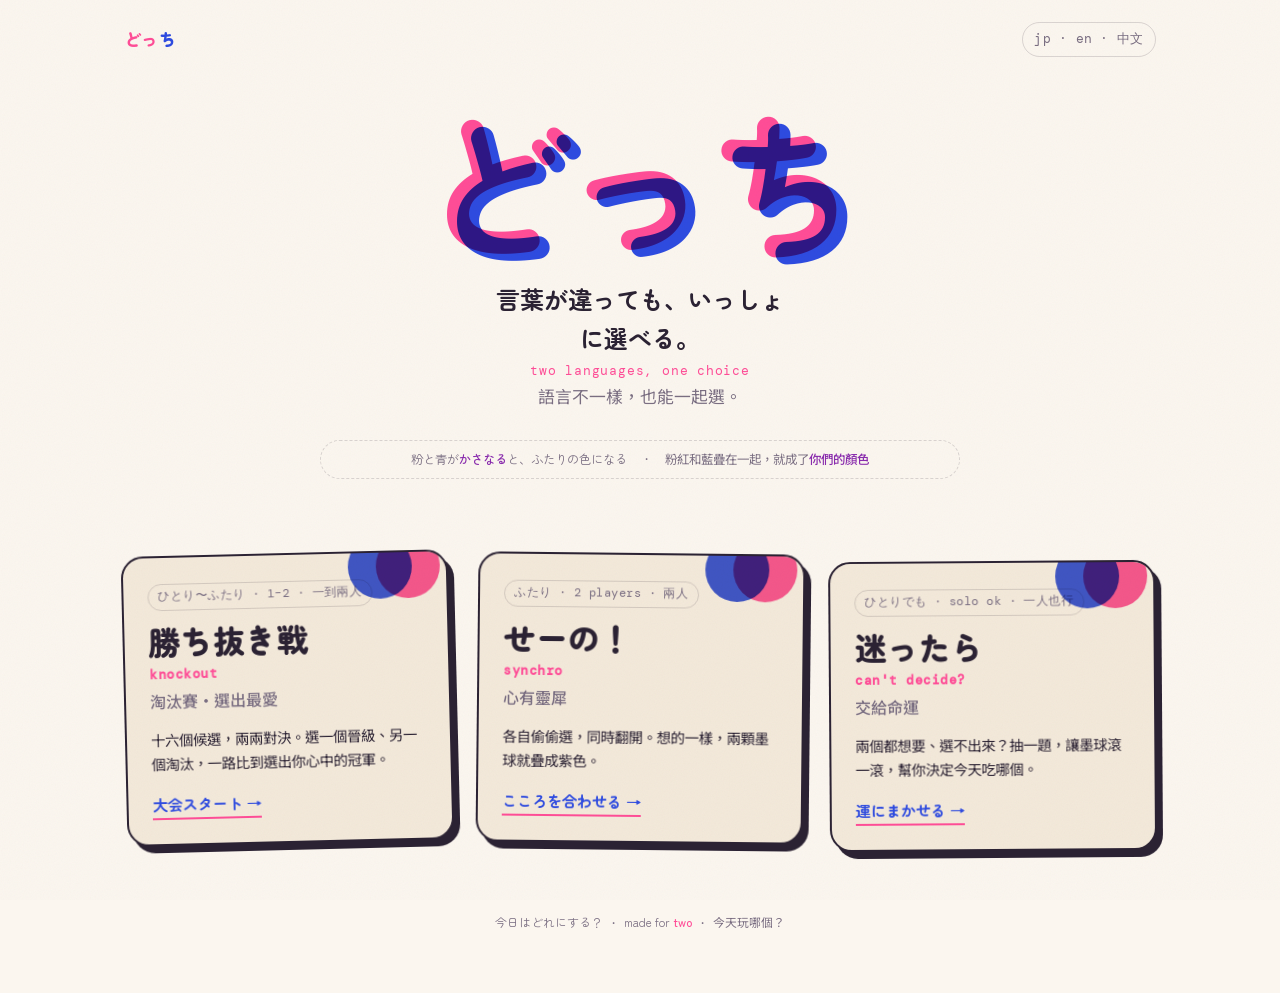
<file: index.html>
<!DOCTYPE html>
<html lang="ja">
<head>
<meta charset="UTF-8">
<meta name="viewport" content="width=device-width, initial-scale=1.0">
<title>どっち — ふたりであそぶ / 兩人一起玩 / play together</title>
<meta name="description" content="日本語・中文・English で遊べる、ふたり用のミニゲーム集。">
<link rel="icon" href="assets/favicon.svg" type="image/svg+xml">
<link rel="preconnect" href="https://fonts.googleapis.com">
<link rel="preconnect" href="https://fonts.gstatic.com" crossorigin>
<link rel="stylesheet" href="assets/styles.css">
</head>
<body>
<div class="wrap">

  <header class="topbar">
    <span class="mark"><span class="a">どっ</span><span class="b">ち</span></span>
    <span class="back" lang="en">jp · en · 中文</span>
  </header>

  <!-- HERO: the overlap wordmark — two inks, one word -->
  <section class="hero">
    <h1 class="riso-word hero__mark" aria-label="どっち">
      <span class="base">どっち</span>
      <span class="layer ink-pink" aria-hidden="true">どっち</span>
      <span class="layer ink-blue" aria-hidden="true">どっち</span>
    </h1>

    <div class="hero__sub">
      <span class="ja" lang="ja">言葉が違っても、いっしょに選べる。</span>
      <span class="en" lang="en">two languages, one choice</span>
      <span class="zh" lang="zh">語言不一樣，也能一起選。</span>
    </div>

    <p class="howto">
      <span lang="ja">粉と青が<b>かさなる</b>と、ふたりの色になる</span>
      &nbsp;·&nbsp;
      <span lang="zh">粉紅和藍疊在一起，就成了<b>你們的顏色</b></span>
    </p>
  </section>

  <!-- THREE GAMES -->
  <main class="deck">

    <a class="card" href="tournament.html">
      <span class="card__players" lang="ja">ひとり〜ふたり · 1–2 · 一到兩人</span>
      <span class="card__title">
        <span class="ja" lang="ja">勝ち抜き戦</span>
        <span class="en" lang="en">knockout</span>
        <span class="zh" lang="zh">淘汰賽・選出最愛</span>
      </span>
      <span class="card__desc" lang="zh">十六個候選，兩兩對決。選一個晉級、另一個淘汰，一路比到選出你心中的冠軍。</span>
      <span class="card__go" lang="ja">大会スタート →</span>
    </a>

    <a class="card" href="synchro.html">
      <span class="card__players" lang="ja">ふたり · 2 players · 兩人</span>
      <span class="card__title">
        <span class="ja" lang="ja">せーの！</span>
        <span class="en" lang="en">synchro</span>
        <span class="zh" lang="zh">心有靈犀</span>
      </span>
      <span class="card__desc" lang="zh">各自偷偷選，同時翻開。想的一樣，兩顆墨球就疊成紫色。</span>
      <span class="card__go" lang="ja">こころを合わせる →</span>
    </a>

    <a class="card" href="decide.html">
      <span class="card__players" lang="ja">ひとりでも · solo ok · 一人也行</span>
      <span class="card__title">
        <span class="ja" lang="ja">迷ったら</span>
        <span class="en" lang="en">can't decide?</span>
        <span class="zh" lang="zh">交給命運</span>
      </span>
      <span class="card__desc" lang="zh">兩個都想要、選不出來？抽一題，讓墨球滾一滾，幫你決定今天吃哪個。</span>
      <span class="card__go" lang="ja">運にまかせる →</span>
    </a>

  </main>

  <footer class="foot">
    <span lang="ja">今日はどれにする？</span> ·
    <span lang="en">made for <b>two</b></span> ·
    <span lang="zh">今天玩哪個？</span>
  </footer>

</div>
</body>
</html>
</file>
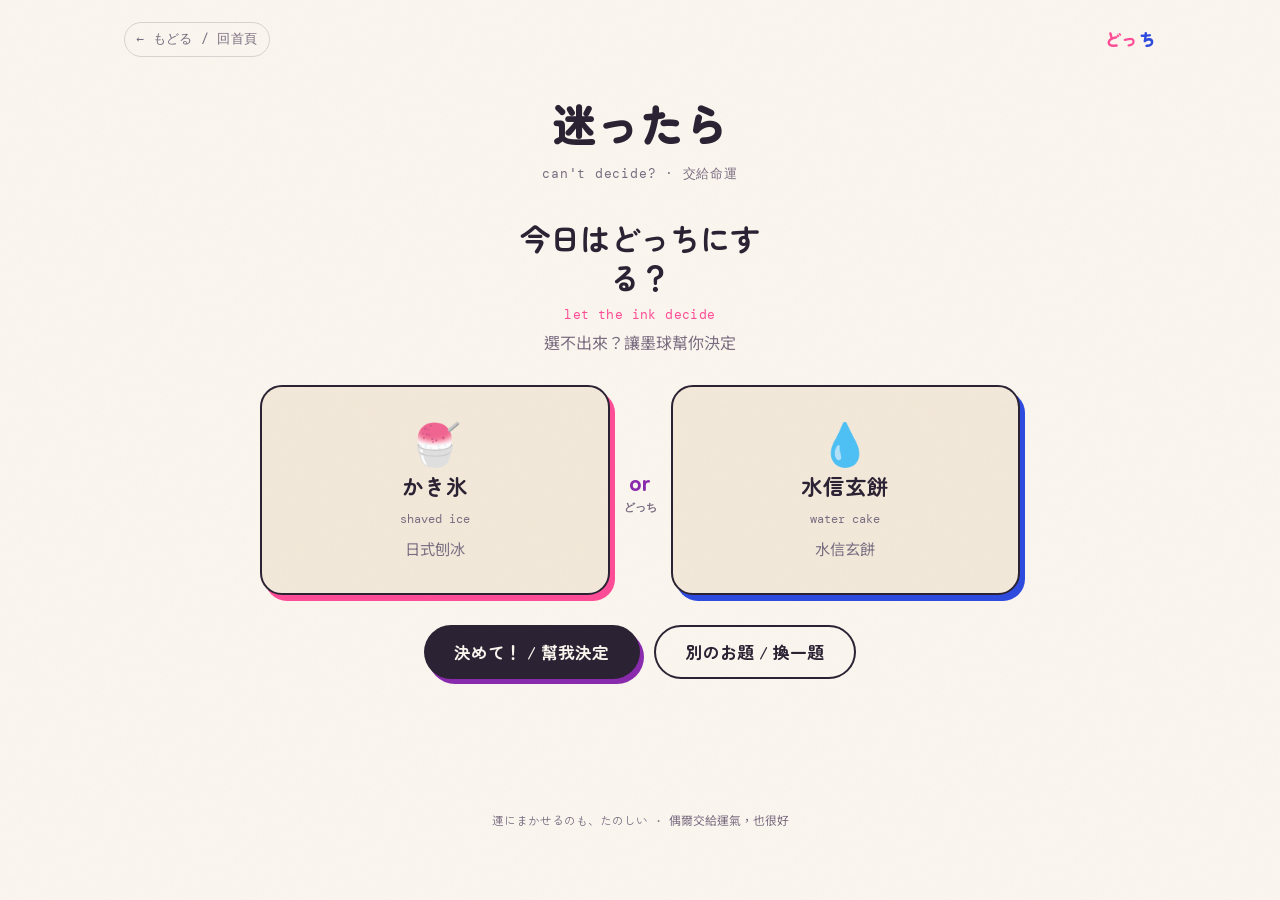
<file: decide.html>
<!DOCTYPE html>
<html lang="ja">
<head>
<meta charset="UTF-8">
<meta name="viewport" content="width=device-width, initial-scale=1.0">
<title>迷ったら / can't decide? / 交給命運</title>
<link rel="icon" href="assets/favicon.svg" type="image/svg+xml">
<link rel="preconnect" href="https://fonts.googleapis.com">
<link rel="preconnect" href="https://fonts.gstatic.com" crossorigin>
<link rel="stylesheet" href="assets/styles.css">
</head>
<body>
<div class="wrap">

  <header class="topbar">
    <a class="back" href="index.html" lang="ja">← もどる / 回首頁</a>
    <span class="mark"><span class="a">どっ</span><span class="b">ち</span></span>
  </header>

  <div class="stage">
    <div class="stage__head">
      <h1 class="stage__title">迷ったら<span class="en" lang="en">can't decide? · 交給命運</span></h1>
    </div>

    <p class="prompt" id="topic">
      <span class="ja" lang="ja">今日はどっちにする？</span>
      <span class="en" lang="en">let the ink decide</span>
      <span class="zh" lang="zh">選不出來？讓墨球幫你決定</span>
    </p>

    <div class="versus" id="versus">
      <div class="choice pick-a" id="choiceA" aria-pressed="false">
        <span class="emoji" id="aEmoji">🍓</span>
        <span class="ja" lang="ja" id="aJa">苺大福</span>
        <span class="en" lang="en" id="aEn">strawberry daifuku</span>
        <span class="zh" lang="zh" id="aZh">草莓大福</span>
      </div>
      <span class="versus__or">
        <span class="ja" lang="ja">or</span>
        <span class="en" lang="en">どっち</span>
      </span>
      <div class="choice pick-b" id="choiceB" aria-pressed="false">
        <span class="emoji" id="bEmoji">🌸</span>
        <span class="ja" lang="ja" id="bJa">桜餅</span>
        <span class="en" lang="en" id="bEn">sakura mochi</span>
        <span class="zh" lang="zh" id="bZh">櫻餅</span>
      </div>
    </div>

    <!-- verdict -->
    <div class="result hidden" id="verdict">
      <div class="result__msg">
        <span class="ja" id="vName" lang="ja"></span>
      </div>
      <div class="result__msg" style="margin-top:1rem">
        <span class="ja" id="vJa" lang="ja"></span>
        <span class="en" id="vEn" lang="en"></span>
        <span class="zh" id="vZh" lang="zh"></span>
      </div>
    </div>

    <div class="actions">
      <button class="btn" id="decideBtn" lang="ja">決めて！ / 幫我決定</button>
      <button class="btn btn--ghost" id="drawBtn" lang="ja">別のお題 / 換一題</button>
    </div>

    <div class="spacer"></div>
    <footer class="foot"><span lang="ja">運にまかせるのも、たのしい</span> · <span lang="zh">偶爾交給運氣，也很好</span></footer>
  </div>

</div>

<script>
/* Dilemmas — the hardest "both look good" pairs from the pick.md deck */
const DILEMMAS = [
  {a:{e:"🍓",ja:"苺大福",en:"strawberry daifuku",zh:"草莓大福"}, b:{e:"🌸",ja:"桜餅",en:"sakura mochi",zh:"櫻餅"}},
  {a:{e:"🍮",ja:"焼きプリン",en:"caramel pudding",zh:"焦糖布丁"}, b:{e:"🍈",ja:"メロンソーダ",en:"melon soda float",zh:"哈密瓜蘇打"}},
  {a:{e:"🐟",ja:"たい焼き",en:"taiyaki",zh:"紅豆鯛魚燒"}, b:{e:"🥞",ja:"フルーツクレープ",en:"fruit crêpe",zh:"水果可麗餅"}},
  {a:{e:"🍧",ja:"かき氷",en:"shaved ice",zh:"日式刨冰"}, b:{e:"💧",ja:"水信玄餅",en:"water cake",zh:"水信玄餅"}},
  {a:{e:"🐙",ja:"たこ焼き",en:"takoyaki",zh:"章魚燒"}, b:{e:"🍡",ja:"みたらし団子",en:"mitarashi dango",zh:"醬油糰子"}},
  {a:{e:"🍵",ja:"抹茶パフェ",en:"matcha parfait",zh:"抹茶芭菲"}, b:{e:"🍥",ja:"ほうじ茶ロール",en:"hojicha roll",zh:"焙茶生乳捲"}},
  {a:{e:"🐹",ja:"ちいかわ",en:"Chiikawa",zh:"吉伊卡哇"}, b:{e:"⭐",ja:"カービィ",en:"Kirby",zh:"星之卡比"}},
  {a:{e:"🦌",ja:"奈良で鹿",en:"deer in Nara",zh:"奈良看鹿"}, b:{e:"🌺",ja:"沖縄で海",en:"sea in Okinawa",zh:"沖繩看海"}},
  {a:{e:"🦫",ja:"カピバラに会う",en:"meet a capybara",zh:"去看水豚"}, b:{e:"🦦",ja:"ラッコに会う",en:"meet a sea otter",zh:"去看海獺"}},
  {a:{e:"🧸",ja:"大きいぬいぐるみ",en:"a big plushie",zh:"巨大玩偶"}, b:{e:"🔑",ja:"小さいキーホルダー",en:"a little charm",zh:"小吊飾"}},
];

/* Fortune lines — a little push, gently */
const FORTUNES = [
  {ja:"迷った時は、心が軽くなるほう。",en:"pick the one that feels lighter",zh:"猶豫時，選讓你心情變輕的那個"},
  {ja:"きっとこれが正解。",en:"this one's right, trust it",zh:"這個準沒錯，相信它"},
  {ja:"今日のあなたに、これ。",en:"today's pick is meant for you",zh:"今天的你，就是它了"},
  {ja:"えらばなかったほうは、また今度ね。",en:"the other one waits for next time",zh:"另一個，下次再吃就好"},
  {ja:"直感どおりでよかったでしょ？",en:"your gut already knew",zh:"其實你心裡早有答案了吧"},
];

const $ = id => document.getElementById(id);
let cur = null, rolling = false;

function draw(){
  cur = DILEMMAS[Math.floor(Math.random()*DILEMMAS.length)];
  $("aEmoji").textContent=cur.a.e; $("aJa").textContent=cur.a.ja; $("aEn").textContent=cur.a.en; $("aZh").textContent=cur.a.zh;
  $("bEmoji").textContent=cur.b.e; $("bJa").textContent=cur.b.ja; $("bEn").textContent=cur.b.en; $("bZh").textContent=cur.b.zh;
  $("choiceA").setAttribute("aria-pressed","false");
  $("choiceB").setAttribute("aria-pressed","false");
  $("verdict").classList.add("hidden");
  $("topic").classList.remove("hidden");
}

function decide(){
  if(rolling || !cur) return;
  rolling = true;
  $("verdict").classList.add("hidden");
  $("decideBtn").disabled = true;
  const A = $("choiceA"), B = $("choiceB");
  A.classList.remove("landed"); B.classList.remove("landed");

  const reduce = window.matchMedia("(prefers-reduced-motion:reduce)").matches;
  const winner = Math.random() < 0.5 ? "a" : "b";

  if(reduce){ settle(winner); return; }

  // suspense: bounce the highlight back and forth, slowing down
  let n = 0, on = "a";
  const total = 9 + Math.floor(Math.random()*4);
  function tick(){
    A.setAttribute("aria-pressed", on==="a" ? "true":"false");
    B.setAttribute("aria-pressed", on==="b" ? "true":"false");
    on = on==="a" ? "b":"a";
    n++;
    if(n < total){
      setTimeout(tick, 90 + n*22); // decelerate
    } else {
      settle(winner);
    }
  }
  tick();
}

function settle(winner){
  $("choiceA").setAttribute("aria-pressed", winner==="a" ? "true":"false");
  $("choiceB").setAttribute("aria-pressed", winner==="b" ? "true":"false");
  // the chosen side lands with a physical bump (apple-design §8 — hint the outcome)
  const wEl = winner==="a" ? $("choiceA") : $("choiceB");
  wEl.classList.remove("landed"); void wEl.offsetWidth; wEl.classList.add("landed");
  const w = winner==="a" ? cur.a : cur.b;
  const f = FORTUNES[Math.floor(Math.random()*FORTUNES.length)];

  $("vName").innerHTML = `<span lang="ja">${w.e} ${w.ja}</span> · <span lang="zh">${w.zh}</span>`;
  $("vJa").textContent = f.ja; $("vEn").textContent = f.en; $("vZh").textContent = f.zh;
  $("topic").classList.add("hidden");
  $("verdict").classList.remove("hidden");
  $("decideBtn").disabled = false;
  rolling = false;
}

$("decideBtn").addEventListener("click", decide);
$("drawBtn").addEventListener("click", draw);

draw();
</script>
</body>
</html>
</file>
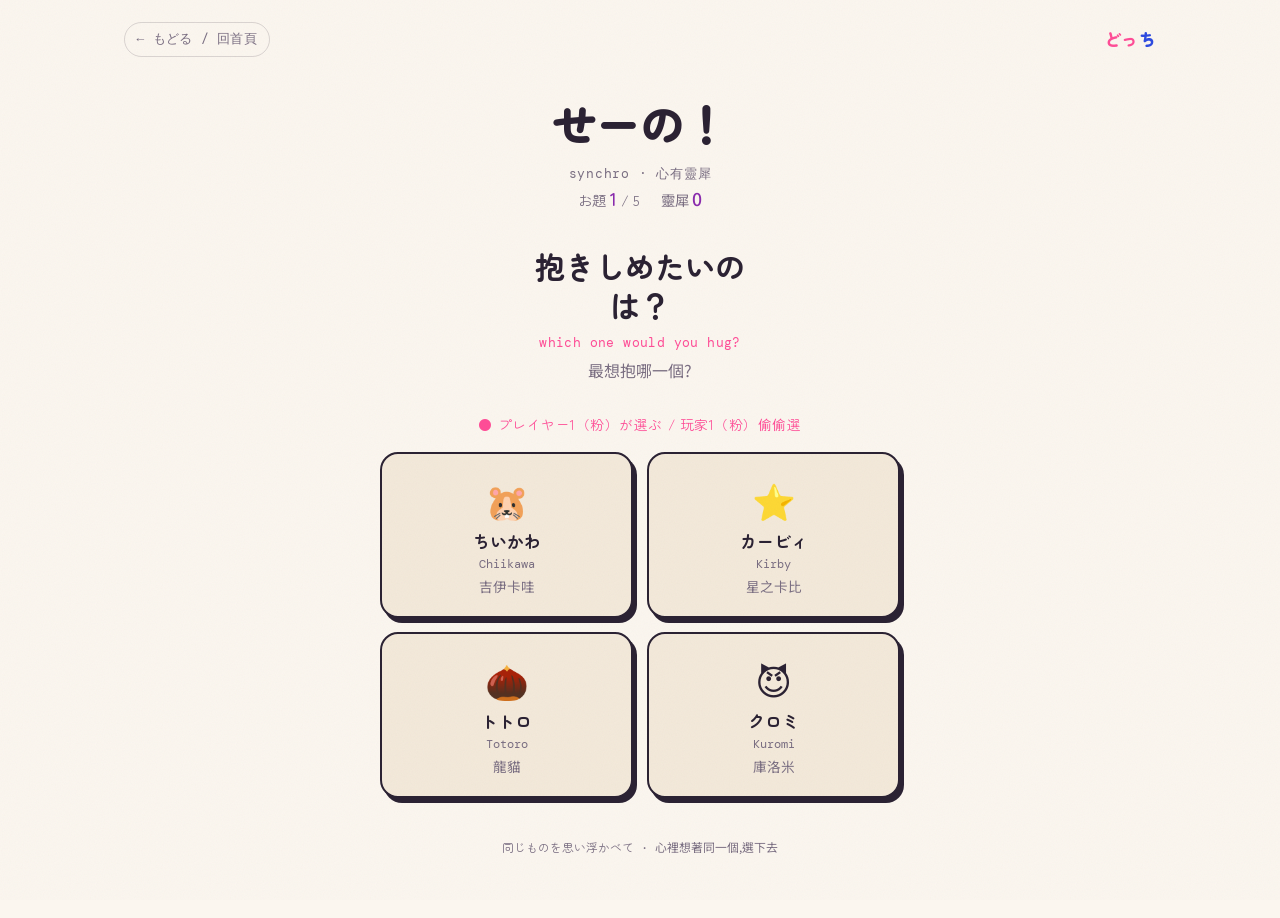
<file: synchro.html>
<!DOCTYPE html>
<html lang="ja">
<head>
<meta charset="UTF-8">
<meta name="viewport" content="width=device-width, initial-scale=1.0">
<title>せーの！ / synchro / 心有靈犀</title>
<link rel="icon" href="assets/favicon.svg" type="image/svg+xml">
<link rel="preconnect" href="https://fonts.googleapis.com">
<link rel="preconnect" href="https://fonts.gstatic.com" crossorigin>
<link rel="stylesheet" href="assets/styles.css">
</head>
<body>
<div class="wrap">

  <header class="topbar">
    <a class="back" href="index.html" lang="ja">← もどる / 回首頁</a>
    <span class="mark"><span class="a">どっ</span><span class="b">ち</span></span>
  </header>

  <div class="stage">
    <div class="stage__head">
      <h1 class="stage__title">せーの！<span class="en" lang="en">synchro · 心有靈犀</span></h1>
      <p class="readout">
        <span lang="ja">お題 <b id="qnum">1</b> / <span id="qtot">5</span></span>
        <span lang="zh">靈犀 <b id="hitnum">0</b></span>
      </p>
    </div>

    <!-- PROMPT -->
    <p class="prompt" id="prompt">
      <span class="ja" lang="ja"></span>
      <span class="en" lang="en"></span>
      <span class="zh" lang="zh"></span>
    </p>

    <!-- turn line -->
    <p class="turn" id="turn" aria-live="polite"></p>

    <!-- 4-option grid (used for both players) -->
    <div class="grid4" id="grid"></div>

    <!-- secrecy curtain -->
    <div class="curtain hidden" id="curtain">
      <p class="big"><span class="p1" lang="ja">プレイヤー1</span> <span lang="ja">えらんだ！</span></p>
      <p class="sub" lang="zh">畫面已藏起來 · 換玩家2，玩家1請別偷看</p>
      <button class="btn" id="toP2" lang="ja">プレイヤー2にわたす / 換玩家2 →</button>
    </div>

    <!-- match reveal -->
    <div class="blobs hidden" id="blobs" aria-hidden="true">
      <span class="blob blob--pink"></span>
      <span class="blob blob--blue"></span>
      <span class="blobs__label" id="blobLabel">通じた！</span>
    </div>
    <p class="prompt hidden" id="revealText"></p>

    <div class="actions hidden" id="nextWrap">
      <button class="btn" id="nextBtn" lang="ja">つぎのお題 / 下一題 →</button>
    </div>

    <!-- result -->
    <div class="result hidden" id="result">
      <div class="result__score" id="finalScore">0 / 5</div>
      <div class="result__msg">
        <span class="ja" id="rJa" lang="ja"></span>
        <span class="en" id="rEn" lang="en"></span>
        <span class="zh" id="rZh" lang="zh"></span>
      </div>
      <div class="actions">
        <button class="btn" id="againBtn" lang="ja">もう一回 / 再玩一次</button>
        <a class="btn btn--ghost" href="index.html" lang="ja">ほかのゲーム / 別的遊戲</a>
      </div>
    </div>

    <div class="spacer"></div>
    <footer class="foot"><span lang="ja">同じものを思い浮かべて</span> · <span lang="zh">心裡想著同一個,選下去</span></footer>
  </div>

</div>

<script>
/* Rounds — each is "pick the same one". Options come from the pick.md world. */
const ROUNDS = [
  { prompt:{ja:"抱きしめたいのは？",en:"which one would you hug?",zh:"最想抱哪一個?"},
    opts:[
      {e:"🐹",ja:"ちいかわ",en:"Chiikawa",zh:"吉伊卡哇"},
      {e:"⭐",ja:"カービィ",en:"Kirby",zh:"星之卡比"},
      {e:"🌰",ja:"トトロ",en:"Totoro",zh:"龍貓"},
      {e:"😈",ja:"クロミ",en:"Kuromi",zh:"庫洛米"},
    ]},
  { prompt:{ja:"いちばん癒される動物は？",en:"most soothing animal?",zh:"最療癒的動物?"},
    opts:[
      {e:"🦫",ja:"カピバラ",en:"capybara",zh:"水豚"},
      {e:"🦦",ja:"ラッコ",en:"sea otter",zh:"海獺"},
      {e:"🐧",ja:"ペンギン",en:"penguin",zh:"企鵝"},
      {e:"🦥",ja:"ナマケモノ",en:"sloth",zh:"樹懶"},
    ]},
  { prompt:{ja:"いっしょに食べたい甘いもの",en:"a sweet to share",zh:"想一起吃的甜點"},
    opts:[
      {e:"🐟",ja:"たい焼き",en:"taiyaki",zh:"鯛魚燒"},
      {e:"🥞",ja:"クレープ",en:"crêpe",zh:"可麗餅"},
      {e:"🍧",ja:"かき氷",en:"shaved ice",zh:"日式刨冰"},
      {e:"🍵",ja:"抹茶パフェ",en:"matcha parfait",zh:"抹茶芭菲"},
    ]},
  { prompt:{ja:"次に行くなら？",en:"where to go next?",zh:"下次去哪裡?"},
    opts:[
      {e:"🦌",ja:"奈良",en:"Nara",zh:"奈良"},
      {e:"🌺",ja:"沖縄",en:"Okinawa",zh:"沖繩"},
      {e:"⛩️",ja:"京都",en:"Kyoto",zh:"京都"},
      {e:"🐙",ja:"大阪",en:"Osaka",zh:"大阪"},
    ]},
  { prompt:{ja:"連れて帰るグッズは？",en:"which souvenir?",zh:"帶哪個回家?"},
    opts:[
      {e:"🧸",ja:"ぬいぐるみ",en:"a plushie",zh:"絨毛娃娃"},
      {e:"📱",ja:"スマホケース",en:"phone case",zh:"手機殼"},
      {e:"🎫",ja:"紙もの・ステッカー",en:"stickers & paper",zh:"貼紙紙膠帶"},
      {e:"🍬",ja:"ご当地スイーツ",en:"local sweets",zh:"當地甜點"},
    ]},
];

const $ = id => document.getElementById(id);
let idx = 0, hits = 0, phase = "p1", picks = { p1:null, p2:null };

/* tiny spring driving one CSS length — animates from the current value,
   under-damped so the two inks rush in, bump, and settle (apple-design §4) */
function springLeft(el, from, to, damping, response){
  if (matchMedia("(prefers-reduced-motion:reduce)").matches){ el.style.left = to + "px"; return; }
  const w = 2 * Math.PI / response;
  let x = from, v = 0, last = performance.now();
  (function frame(now){
    const dt = Math.min((now - last) / 1000, 1/30); last = now;
    v += (-w * w * (x - to) - 2 * damping * w * v) * dt;
    x += v * dt;
    el.style.left = x.toFixed(2) + "px";
    if (Math.abs(x - to) < 0.25 && Math.abs(v) < 2){ el.style.left = to + "px"; return; }
    requestAnimationFrame(frame);
  })(performance.now());
}

function render(){
  const r = ROUNDS[idx];
  $("qnum").textContent = idx+1;
  $("qtot").textContent = ROUNDS.length;
  $("hitnum").textContent = hits;
  const p = $("prompt");
  p.querySelector(".ja").textContent = r.prompt.ja;
  p.querySelector(".en").textContent = r.prompt.en;
  p.querySelector(".zh").textContent = r.prompt.zh;
  p.classList.remove("hidden");

  buildGrid(r.opts);
  picks = { p1:null, p2:null };
  phase = "p1";
  setTurn(1);
  $("grid").classList.remove("hidden");
  $("curtain").classList.add("hidden");
  $("blobs").classList.add("hidden");
  $("blobs").classList.remove("is-match","is-miss");
  { const pk=$("blobs").querySelector(".blob--pink"), bl=$("blobs").querySelector(".blob--blue");
    if(pk) pk.style.left=""; if(bl) bl.style.left=""; }
  $("revealText").classList.add("hidden");
  $("nextWrap").classList.add("hidden");
}

function buildGrid(opts){
  const g = $("grid");
  g.innerHTML = "";
  opts.forEach((o,i)=>{
    const b = document.createElement("button");
    b.className = "opt";
    b.setAttribute("aria-pressed","false");
    b.innerHTML = `<span class="emoji">${o.e}</span>
      <span class="ja" lang="ja">${o.ja}</span>
      <span class="en" lang="en">${o.en}</span>
      <span class="zh" lang="zh">${o.zh}</span>`;
    b.addEventListener("click", ()=>choose(i));
    g.appendChild(b);
  });
}

function setTurn(p){
  $("turn").innerHTML = p===1
    ? '<span class="p1" lang="ja">● プレイヤー1（粉）が選ぶ / 玩家1（粉）偷偷選</span>'
    : '<span class="p2" lang="ja">● プレイヤー2（青）が選ぶ / 玩家2（藍）偷偷選</span>';
}

function choose(i){
  if(phase === "p1"){
    picks.p1 = i;
    phase = "curtain";
    $("grid").classList.add("hidden");
    $("turn").innerHTML = "";
    $("curtain").classList.remove("hidden");
  } else if(phase === "p2"){
    picks.p2 = i;
    reveal();
  }
}

$("toP2").addEventListener("click", ()=>{
  phase = "p2";
  $("curtain").classList.add("hidden");
  // clear any pressed state so player 2 gets a blank board
  $("grid").querySelectorAll(".opt").forEach(el=>el.setAttribute("aria-pressed","false"));
  $("grid").classList.remove("hidden");
  setTurn(2);
});

function reveal(){
  const same = picks.p1 === picks.p2;
  if(same) hits++;
  $("hitnum").textContent = hits;
  $("grid").classList.add("hidden");
  $("turn").innerHTML = "";
  $("prompt").classList.add("hidden");

  const blobs = $("blobs");
  blobs.classList.remove("hidden");
  const pink = blobs.querySelector(".blob--pink");
  const blue = blobs.querySelector(".blob--blue");
  if (same){
    blobs.classList.add("is-match");
    // momentum feel: rush to centre, slight overshoot, settle — the inks "find" each other
    springLeft(pink,   2, 81, 0.6, 0.42);
    springLeft(blue, 160, 81, 0.6, 0.42);
  } else {
    blobs.classList.add("is-miss");
    springLeft(pink,   2, -34, 1.0, 0.5);   // critically damped: drift apart, no bounce
    springLeft(blue, 160, 194, 1.0, 0.5);
  }
  $("blobLabel").textContent = same ? "通じた！" : "おしい！";

  const opts = ROUNDS[idx].opts;
  const rt = $("revealText");
  rt.classList.remove("hidden");
  rt.innerHTML = same
    ? `<span class="ja" lang="ja">ふたりとも ${opts[picks.p1].ja}！</span>
       <span class="en" lang="en">both chose ${opts[picks.p1].en}</span>
       <span class="zh" lang="zh">兩個人都選了 ${opts[picks.p1].zh} ✿</span>`
    : `<span class="ja" lang="ja">${opts[picks.p1].ja} と ${opts[picks.p2].ja}</span>
       <span class="en" lang="en">${opts[picks.p1].en} vs ${opts[picks.p2].en}</span>
       <span class="zh" lang="zh">一個 ${opts[picks.p1].zh}、一個 ${opts[picks.p2].zh}</span>`;

  $("nextWrap").classList.remove("hidden");
  $("nextBtn").textContent = idx+1 >= ROUNDS.length ? "けっか / 看結果 →" : "つぎのお題 / 下一題 →";
}

function next(){
  if(idx+1 >= ROUNDS.length){ finish(); return; }
  idx++; render();
}

function finish(){
  document.querySelector(".stage__head").classList.add("hidden");
  $("prompt").classList.add("hidden");
  $("turn").classList.add("hidden");
  $("grid").classList.add("hidden");
  $("blobs").classList.add("hidden");
  $("revealText").classList.add("hidden");
  $("nextWrap").classList.add("hidden");

  let msg;
  if(hits >= 4) msg = {ja:"以心伝心！",en:"reading each other's minds",zh:"根本以心傳心"};
  else if(hits >= 2) msg = {ja:"けっこう通じてる。",en:"pretty in sync",zh:"蠻有默契的"};
  else if(hits === 1) msg = {ja:"一回だけ、ばっちり。",en:"one perfect match",zh:"對上了一次!"};
  else msg = {ja:"次はきっと合う。",en:"next time for sure",zh:"下次一定對得上"};

  $("finalScore").textContent = hits + " / " + ROUNDS.length;
  $("rJa").textContent = msg.ja; $("rEn").textContent = msg.en; $("rZh").textContent = msg.zh;
  $("result").classList.remove("hidden");
}

$("nextBtn").addEventListener("click", next);
$("againBtn").addEventListener("click", ()=>{
  idx=0; hits=0;
  $("result").classList.add("hidden");
  document.querySelector(".stage__head").classList.remove("hidden");
  $("turn").classList.remove("hidden");
  render();
});

render();
</script>
</body>
</html>
</file>
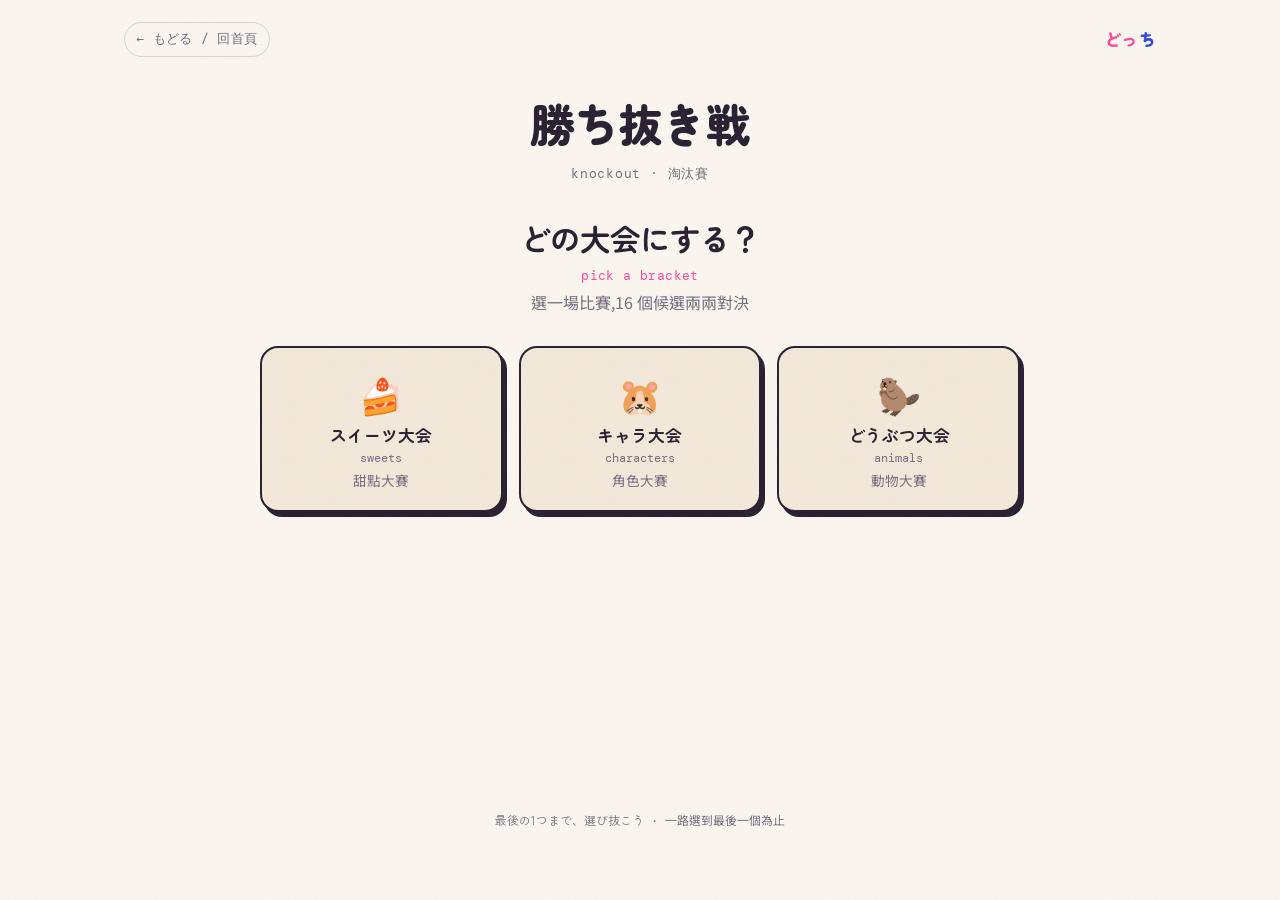
<file: tournament.html>
<!DOCTYPE html>
<html lang="ja">
<head>
<meta charset="UTF-8">
<meta name="viewport" content="width=device-width, initial-scale=1.0">
<title>勝ち抜き戦 / knockout / 淘汰賽</title>
<link rel="icon" href="assets/favicon.svg" type="image/svg+xml">
<link rel="preconnect" href="https://fonts.googleapis.com">
<link rel="preconnect" href="https://fonts.gstatic.com" crossorigin>
<link rel="stylesheet" href="assets/styles.css">
<style>
  /* ===== crayon-chibi (pure CSS art, drawn per contestant) ===== */
  .chibi{ position:relative; display:block; margin:0 auto; }
  .emoji .chibi{ width:120px; height:120px; }
  .champ__emoji .chibi{ width:160px; height:160px; }
  .chibi .cbi{ position:absolute; left:50%; top:-46px; width:320px; height:320px; transform-origin:top center; }
  .emoji .chibi .cbi{ transform:translateX(-50%) scale(.375); }
  .champ__emoji .chibi .cbi{ transform:translateX(-50%) scale(.50); }

  .cbi .part{ position:absolute; border:6px solid #33291f; background:transparent; filter:url(#wobble); }
  .cbi .part::before{ content:""; position:absolute; inset:-2px; border-radius:inherit;
    background:var(--c,#fff); z-index:-1; transform:translate(2.5px,1.5px); filter:url(#grain); }
  .cbi .patch{ position:absolute; background:var(--c,#fff); border-radius:50%; filter:url(#wobble); }
  .cbi .eye{ position:absolute; width:15px; height:16px; border-radius:50%; background:#33291f; filter:url(#wobble); }
  .cbi .blush{ position:absolute; width:32px; height:18px; border-radius:50%; opacity:.7;
    background:radial-gradient(closest-side,#f2a2ad 0%,#f2a2ad 55%,transparent 100%); filter:url(#wobble); }
  .cbi .mouth{ position:absolute; width:16px; height:11px; border-bottom:4px solid #33291f;
    border-radius:0 0 50% 50%; filter:url(#wobble); }
  .cbi .mouth-w{ position:absolute; width:22px; height:9px; border-bottom:4px solid #33291f;
    border-radius:0 0 60% 60%; filter:url(#wobble); }
  .cbi .xline{ position:absolute; width:5px; height:19px; background:#33291f; border-radius:3px; filter:url(#wobble); }
  .cbi .line{ position:absolute; background:#33291f; border-radius:4px; filter:url(#wobble); }
  .choice .src{ display:block; margin-top:.35em; line-height:1.35; }
  .choice .src .ja{ display:block; font-family:var(--disp); font-weight:700; font-size:.72rem; color:var(--ink-soft); }
  .choice .src .en{ display:block; font-family:var(--mono); font-size:.6rem; color:var(--ink-soft); }
  .choice .src .zh{ display:block; font-size:.68rem; color:var(--ink-soft); }
  .champ__name .src{ display:block; margin-top:.5em; line-height:1.4; }
  .champ__name .src .ja{ display:block; font-family:var(--disp); font-weight:700; font-size:.85rem; color:var(--ink-soft); }
  .champ__name .src .en{ display:block; font-family:var(--mono); font-size:.68rem; color:var(--ink-soft); }
  .champ__name .src .zh{ display:block; font-size:.8rem; color:var(--ink-soft); }
</style>
</head>
<body>
<svg width="0" height="0" style="position:absolute" aria-hidden="true"><defs>
  <filter id="wobble" x="-20%" y="-20%" width="140%" height="140%">
    <feTurbulence type="fractalNoise" baseFrequency="0.05" numOctaves="2" seed="11" result="n"/>
    <feDisplacementMap in="SourceGraphic" in2="n" scale="6"/>
  </filter>
  <filter id="wobble2" x="-20%" y="-20%" width="140%" height="140%">
    <feTurbulence type="fractalNoise" baseFrequency="0.05" numOctaves="2" seed="4" result="n"/>
    <feDisplacementMap in="SourceGraphic" in2="n" scale="7"/>
  </filter>
  <filter id="grain" x="-20%" y="-20%" width="140%" height="140%">
    <feTurbulence type="fractalNoise" baseFrequency="0.8" numOctaves="2" seed="3" result="n"/>
    <feColorMatrix in="n" type="matrix" values="0 0 0 0 0  0 0 0 0 0  0 0 0 0 0  0 0 0 0.35 0" result="a"/>
    <feComposite in="SourceGraphic" in2="a" operator="out"/>
  </filter>
</defs></svg>
<div class="wrap">

  <header class="topbar">
    <a class="back" href="index.html" lang="ja">← もどる / 回首頁</a>
    <span class="mark"><span class="a">どっ</span><span class="b">ち</span></span>
  </header>

  <div class="stage">
    <div class="stage__head">
      <h1 class="stage__title">勝ち抜き戦<span class="en" lang="en">knockout · 淘汰賽</span></h1>
      <p class="readout" id="readout"></p>
    </div>

    <!-- STEP 1: pick a bracket -->
    <section id="picker">
      <p class="prompt">
        <span class="ja" lang="ja">どの大会にする？</span>
        <span class="en" lang="en">pick a bracket</span>
        <span class="zh" lang="zh">選一場比賽,16 個候選兩兩對決</span>
      </p>
      <div class="themes" id="themes"></div>
    </section>

    <!-- STEP 2: the match -->
    <section id="arena" class="hidden">
      <p class="turn" id="matchLabel" aria-live="polite"></p>
      <div class="versus">
        <button class="choice pick-a" id="cA">
          <span class="choice__tag" id="tagA"></span>
          <span class="emoji" id="aE">🍰</span>
          <span class="ja" lang="ja" id="aJa"></span>
          <span class="en" lang="en" id="aEn"></span>
          <span class="zh" lang="zh" id="aZh"></span>
          <span class="src" id="aSrc"></span>
        </button>
        <span class="versus__or"><span class="ja" lang="ja">vs</span><span class="en" lang="en">どっち</span></span>
        <button class="choice pick-b" id="cB">
          <span class="choice__tag" id="tagB"></span>
          <span class="emoji" id="bE">🍫</span>
          <span class="ja" lang="ja" id="bJa"></span>
          <span class="en" lang="en" id="bEn"></span>
          <span class="zh" lang="zh" id="bZh"></span>
          <span class="src" id="bSrc"></span>
        </button>
      </div>
      <p class="center" style="margin-top:22px;font-family:var(--mono);font-size:.8rem;color:var(--ink-soft)">
        <span lang="ja">好きなほうをタップ → 勝ち抜き</span> · <span lang="zh">點喜歡的那個,它就晉級</span>
      </p>
    </section>

    <!-- STEP 3: champion -->
    <section id="champ" class="result hidden">
      <div class="champ">
        <div class="champ__crown" lang="en">champion · 優勝 · 冠軍</div>
        <div class="champ__emoji" id="chE">👑</div>
        <div class="champ__name">
          <span lang="ja" id="chJa"></span>
          <span class="zh" lang="zh" id="chZh"></span>
          <span class="src" id="chSrc"></span>
        </div>
        <div class="champ__line">
          <span class="ja" lang="ja" id="chLineJa"></span>
          <span class="zh" lang="zh" id="chLineZh"></span>
        </div>
        <div class="champ__ask">
          <span class="ja" lang="ja">それとも、ここにない子がいちばん？</span>
          <span class="en" lang="en">or is your real favorite not on the list?</span>
          <span class="zh" lang="zh">還是你有更喜歡的，不在上面?</span>
        </div>
      </div>
      <div class="actions">
        <button class="btn" id="againBtn" lang="ja">別の大会 / 換一場</button>
        <a class="btn btn--ghost" href="index.html" lang="ja">ほかのゲーム / 別的遊戲</a>
      </div>
    </section>

    <div class="spacer"></div>
    <footer class="foot">
      <span lang="ja">最後の1つまで、選び抜こう</span> · <span lang="zh">一路選到最後一個為止</span>
    </footer>
  </div>

</div>

<script>
/* Brackets — 8 contestants each, all from the pick.md deck */
const BRACKETS = {
  sweets: {
    ja:"スイーツ大会", en:"sweets", zh:"甜點大賽", icon:"🍰",
    line:{ja:"今日のいちばん、これ！",zh:"今天的第一名就是它!"},
    list:[
      {k:"strawberry-cake",e:"🍰",ja:"苺のショートケーキ",en:"strawberry cake",zh:"草莓鮮奶油蛋糕"},
      {k:"chocolate-tart",e:"🍫",ja:"生チョコタルト",en:"chocolate tart",zh:"生巧克力塔"},
      {k:"souffle-pancake",e:"🥞",ja:"スフレパンケーキ",en:"soufflé pancake",zh:"舒芙蕾鬆餅"},
      {k:"taiyaki",e:"🐟",ja:"たい焼き",en:"taiyaki",zh:"紅豆鯛魚燒"},
      {k:"crepe",e:"🌯",ja:"フルーツクレープ",en:"fruit crêpe",zh:"水果可麗餅"},
      {k:"takoyaki",e:"🐙",ja:"たこ焼き",en:"takoyaki",zh:"大阪章魚燒"},
      {k:"dango",e:"🍡",ja:"みたらし団子",en:"mitarashi dango",zh:"京都醬油糰子"},
      {k:"pudding",e:"🍮",ja:"焼きプリン",en:"caramel pudding",zh:"焦糖布丁"},
      {k:"melon-soda",e:"🍈",ja:"メロンソーダ",en:"melon soda float",zh:"哈密瓜蘇打"},
      {k:"matcha-parfait",e:"🍵",ja:"抹茶パフェ",en:"matcha parfait",zh:"宇治抹茶芭菲"},
      {k:"kakigori",e:"🍧",ja:"かき氷",en:"shaved ice",zh:"日式刨冰"},
      {k:"mizu-shingen",e:"💧",ja:"水信玄餅",en:"water cake",zh:"水信玄餅"},
      {k:"daifuku",e:"🍓",ja:"苺大福",en:"strawberry daifuku",zh:"草莓大福"},
      {k:"sakura-mochi",e:"🌸",ja:"桜餅",en:"sakura mochi",zh:"櫻餅"},
      {k:"muscat-parfait",e:"🍇",ja:"マスカットパフェ",en:"muscat parfait",zh:"麝香葡萄聖代"},
      {k:"croissant",e:"🥐",ja:"クロワッサン",en:"butter croissant",zh:"奶油可頌"},
    ]},
  chara: {
    ja:"キャラ大会", en:"characters", zh:"角色大賽", icon:"🐹",
    line:{ja:"いちばん連れて帰りたい！",zh:"最想帶回家的就是它!"},
    list:[
      {k:"chiikawa",e:"🐹",ja:"ちいかわ",en:"Chiikawa",zh:"吉伊卡哇"},
      {k:"kirby",e:"⭐",ja:"カービィ",en:"Kirby",zh:"星之卡比"},
      {k:"cinnamoroll",e:"🐶",ja:"シナモロール",en:"Cinnamoroll",zh:"大耳狗"},
      {k:"kuromi",e:"😈",ja:"クロミ",en:"Kuromi",zh:"庫洛米"},
      {k:"pikachu",e:"⚡",ja:"ピカチュウ",en:"Pikachu",zh:"皮卡丘"},
      {k:"doraemon",e:"🔔",ja:"ドラえもん",en:"Doraemon",zh:"哆啦A夢"},
      {k:"totoro",e:"🌰",ja:"トトロ",en:"Totoro",zh:"龍貓"},
      {k:"jiji",e:"🐈‍⬛",ja:"ジジ",en:"Jiji",zh:"黑貓吉吉"},
      {k:"duffy",e:"🧸",ja:"ダッフィー",en:"Duffy",zh:"達菲熊"},
      {k:"minion",e:"🍌",ja:"ミニオン",en:"Minion",zh:"小小兵"},
      {k:"labubu",e:"🧌",ja:"ラブブ",en:"Labubu",zh:"拉布布"},
      {k:"kumamon",e:"🐻",ja:"くまモン",en:"Kumamon",zh:"熊本熊"},
      {k:"miffy",e:"🐰",ja:"ミッフィー",en:"Miffy",zh:"米菲兔"},
      {k:"moomin",e:"🦛",ja:"ムーミン",en:"Moomin",zh:"嚕嚕米"},
      {k:"pompompurin",e:"🍮",ja:"ポムポムプリン",en:"Pompompurin",zh:"布丁狗"},
      {k:"sumikko",e:"🐧",ja:"すみっコぐらし",en:"Sumikko Gurashi",zh:"角落生物"},
    ]},
  animal: {
    ja:"どうぶつ大会", en:"animals", zh:"動物大賽", icon:"🦫",
    line:{ja:"いちばん癒される子。",zh:"最療癒的就是它!"},
    list:[
      {k:"cat",e:"🐱",ja:"猫",en:"cat",zh:"貓咪"},
      {k:"shiba",e:"🐕",ja:"柴犬",en:"shiba",zh:"柴犬"},
      {k:"whale-shark",e:"🦈",ja:"ジンベエザメ",en:"whale shark",zh:"鯨鯊"},
      {k:"seal",e:"🦭",ja:"アザラシ",en:"seal",zh:"海豹"},
      {k:"chipmunk",e:"🐿️",ja:"シマリス",en:"chipmunk",zh:"花栗鼠"},
      {k:"rabbit",e:"🐇",ja:"たれ耳うさぎ",en:"lop rabbit",zh:"垂耳兔"},
      {k:"sloth",e:"🦥",ja:"ナマケモノ",en:"sloth",zh:"樹懶"},
      {k:"capybara",e:"🦫",ja:"カピバラ",en:"capybara",zh:"水豚"},
      {k:"deer",e:"🦌",ja:"奈良の鹿",en:"Nara deer",zh:"奈良小鹿"},
      {k:"sea-turtle",e:"🐢",ja:"ウミガメ",en:"sea turtle",zh:"海龜"},
      {k:"panda",e:"🐼",ja:"パンダ",en:"panda",zh:"大貓熊"},
      {k:"sea-otter",e:"🦦",ja:"ラッコ",en:"sea otter",zh:"海獺"},
      {k:"penguin",e:"🐧",ja:"ペンギン",en:"penguin",zh:"企鵝"},
      {k:"corgi",e:"🐶",ja:"コーギー",en:"corgi",zh:"柯基"},
      {k:"alpaca",e:"🦙",ja:"アルパカ",en:"alpaca",zh:"羊駝"},
      {k:"fox",e:"🦊",ja:"キツネ",en:"fox",zh:"赤狐"},
    ]},
};

const $ = id => document.getElementById(id);
let bracket=null, round=[], nextRound=[], mi=0;

/* round name by how many are still in */
function roundName(n){
  if(n>=16) return {ja:"1回戦",en:"round of 16",zh:"十六強戰"};
  if(n>=8)  return {ja:"準々決勝",en:"quarterfinal",zh:"八強戰"};
  if(n>=4)  return {ja:"準決勝",en:"semifinal",zh:"四強戰"};
  return {ja:"決勝",en:"final",zh:"總決賽"};
}
function shuffle(a){ a=a.slice(); for(let i=a.length-1;i>0;i--){const j=Math.random()*(i+1)|0;[a[i],a[j]]=[a[j],a[i]];} return a; }

/* ===== crayon-chibi generators — pure CSS art, no image files ===== */
function P(l,t,w,h,br,c,f,tr){ return `<div class="part" style="left:${l}px;top:${t}px;width:${w}px;height:${h}px;border-radius:${br};--c:${c||'#fff'}${f?';filter:url(#'+f+')':''}${tr?';transform:'+tr:''}"></div>`; }
function PA(l,t,w,h,c,tr){ return `<div class="patch" style="left:${l}px;top:${t}px;width:${w}px;height:${h}px;--c:${c||'#fff'}${tr?';transform:'+tr:''}"></div>`; }
function EY(l,t,c){ return `<div class="eye" style="left:${l}px;top:${t}px${c?';background:'+c:''}"></div>`; }
function BL(l,t){ return `<div class="blush" style="left:${l}px;top:${t}px"></div>`; }
function MO(m,cx,t){
  if(m==='x') return `<div class="xline" style="left:${cx-2}px;top:${t-4}px;transform:rotate(42deg)"></div><div class="xline" style="left:${cx-2}px;top:${t-4}px;transform:rotate(-42deg)"></div>`;
  if(m==='w') return `<div class="mouth-w" style="left:${cx-11}px;top:${t}px"></div>`;
  if(m==='open') return `<div class="patch" style="left:${cx-8}px;top:${t}px;width:16px;height:13px;--c:#8a4b4b"></div>`;
  return `<div class="mouth" style="left:${cx-8}px;top:${t}px"></div>`;
}

function chibiCreature(a){
  const c=a.c||'#fff', ec=a.earC||c, cx=160;
  let h='';
  h+=P(80,214,160,142,'48% 52% 0 0/66% 70% 0 0',a.bodyC||c);          // body
  // ears drawn behind head for long/drop, on head for round/pointed → draw after head
  h+=P(56,64,208,172,'48% 52% 46% 54%/58% 56% 44% 42%',c);            // head
  if(a.ear==='round'){
    h+=P(76,30,58,60,'50% 50% 44% 56%/56% 54% 46% 44%',ec);
    h+=P(186,30,58,60,'50% 50% 56% 44%/54% 56% 44% 46%',ec,'wobble2');
    h+=PA(84,62,46,28,ec,'rotate(14deg)'); h+=PA(190,62,46,28,ec,'rotate(-14deg)');
    if(a.innerEar){ h+=PA(88,40,30,30,a.innerEar); h+=PA(200,40,30,30,a.innerEar); }
  } else if(a.ear==='pointed'){
    h+=P(82,14,54,70,'72% 28% 50% 50%/82% 30% 40% 40%',ec,null,'rotate(-16deg)');
    h+=P(184,14,54,70,'28% 72% 50% 50%/30% 82% 40% 40%',ec,'wobble2','rotate(16deg)');
    if(a.earTip){ h+=PA(88,8,42,32,a.earTip,'rotate(-16deg)'); h+=PA(190,8,42,32,a.earTip,'rotate(16deg)'); }
    if(a.innerEar){ h+=PA(96,36,24,32,a.innerEar,'rotate(-16deg)'); h+=PA(200,36,24,32,a.innerEar,'rotate(16deg)'); }
    h+=PA(98,60,42,26,ec); h+=PA(180,60,42,26,ec);
  } else if(a.ear==='long'){
    h+=P(112,4,28,104,'50% 50% 46% 46%/34% 34% 66% 66%',ec,null,'rotate(-6deg)');
    h+=P(180,4,28,104,'50% 50% 46% 46%/34% 34% 66% 66%',ec,'wobble2','rotate(6deg)');
    if(a.innerEar){ h+=PA(117,16,16,64,a.innerEar,'rotate(-6deg)'); h+=PA(187,16,16,64,a.innerEar,'rotate(6deg)'); }
    h+=PA(112,80,34,24,ec); h+=PA(174,80,34,24,ec);
  } else if(a.ear==='drop'){
    h+=P(50,92,44,90,'46% 54% 46% 54%/38% 38% 62% 62%',ec,null,'rotate(15deg)');
    h+=P(226,92,44,90,'54% 46% 54% 46%/38% 38% 62% 62%',ec,'wobble2','rotate(-15deg)');
    h+=PA(80,94,36,30,ec); h+=PA(204,94,36,30,ec);
  }
  h+=P(60,238,62,36,'50%',c,null,'rotate(45deg)');                    // arms
  h+=P(198,238,62,36,'50%',c,'wobble2','rotate(-45deg)');
  if(a.muzzle) h+=PA(94,150,132,94,a.muzzle);
  if(a.brow){ h+=PA(104,122,28,18,a.brow); h+=PA(188,122,28,18,a.brow); }
  if(a.eyePatch){ h+=PA(92,140,44,50,a.eyePatch); h+=PA(184,140,44,50,a.eyePatch); }
  const sp=a.eyeSpread||92, eT=a.eyeT||156, el=cx-sp/2-7, er=cx+sp/2-7;
  h+=EY(el,eT,a.eyeC); h+=EY(er,eT,a.eyeC);
  if(a.beak){ h+=PA(150,172,20,16,a.beak); }
  else if(a.nose){ h+=PA(150,172,20,14,'#33291f'); }
  if(a.cheek && a.cheek!=='blush' && a.cheek!==false){ h+=PA(84,180,30,24,a.cheek); h+=PA(206,180,30,24,a.cheek); }
  else if(a.cheek!==false){ h+=BL(76,182); h+=BL(212,182); }
  h+=MO(a.mouth, cx, a.muzzle?190:176);
  return h;
}

function chibiFood(a){
  const cx=160; let h=''; const t=a.type;
  const face=(cy,sp)=>{ let f=EY(cx-(sp||40)/2-7,cy)+EY(cx+(sp||40)/2-7,cy)+BL(cx-(sp||40)/2-24,cy+8)+BL(cx+(sp||40)/2+4,cy+8)+MO('smile',cx,cy+14); return f; };
  if(t==='cake'){
    h+=P(92,176,136,92,'14px 14px 22px 22px','#fff3da');
    h+=P(88,156,144,36,'34px 34px 16px 16px','#fff');
    h+=P(146,120,34,42,'50% 50% 50% 50%/40% 40% 66% 66%','#ff5b7a');
    h+=PA(150,112,26,14,'#8ccf6b'); h+=face(214,42);
  } else if(t==='tart'){
    h+=P(84,164,152,84,'46% 46% 44% 44%/60% 60% 42% 42%','#c98a52');
    h+=P(96,150,128,40,'50%','#6b4a2f'); h+=face(206,42);
  } else if(t==='pancake'){
    h+=P(96,206,128,40,'50%','#f3c169'); h+=P(90,176,140,40,'50%','#f6cf82');
    h+=P(98,148,124,40,'50%','#f3c169'); h+=PA(120,140,80,26,'#fff');
    h+=face(196,40);
  } else if(t==='fish'){
    h+=P(70,120,132,90,'58% 44% 44% 58%/64% 60% 40% 36%','#e3ac63',null,'rotate(-4deg)');
    h+=P(56,140,46,52,'70% 20% 20% 70%/60% 40% 60% 40%','#e3ac63','wobble2');
    h+=PA(120,150,60,14,'#d89a4e'); h+=EY(178,150); h+=BL(196,168); h+=MO('smile',180,168);
  } else if(t==='crepe'){
    h+=P(112,116,96,150,'50% 50% 46% 46%/16% 16% 90% 90%','#f7e2c0');
    h+=PA(126,128,68,40,'#fff'); h+=PA(140,132,16,16,'#ff5b7a'); h+=PA(166,136,16,16,'#8ccf6b');
    h+=face(196,38);
  } else if(t==='takoyaki'){
    h+=P(102,158,116,110,'50%','#b06a35');
    h+=`<div class="line" style="left:120px;top:150px;width:80px;height:5px;transform:rotate(-6deg)"></div>`;
    h+=PA(150,150,20,12,'#6ba84f'); h+=face(206,42);
  } else if(t==='dango'){
    h+=`<div class="line" style="left:158px;top:96px;width:5px;height:150px"></div>`;
    h+=P(140,196,40,40,'50%','#ffcbdb'); h+=P(140,166,40,40,'50%','#fff6ec'); h+=P(140,136,40,40,'50%','#bfe39a');
    h+=EY(150,150)+EY(170,150)+BL(132,158)+BL(178,158)+MO('smile',160,158);
  } else if(t==='pudding'){
    h+=P(94,148,132,20,'44% 44% 40% 40%/80% 80% 30% 30%','#b76b34');
    h+=P(96,160,128,96,'44% 44% 30% 30% / 60% 60% 30% 30%','#ffdd8f');
    h+=PA(80,244,160,16,'#fff'); h+=face(210,42);
  } else if(t==='drink'){
    h+=P(108,150,104,116,'12px 12px 22px 22px',a.c||'#6fcf7a');
    h+=`<div class="line" style="left:186px;top:120px;width:8px;height:70px;transform:rotate(10deg)"></div>`;
    h+=PA(150,120,18,18,'#ff5b7a'); h+=face(210,40);
  } else if(t==='parfait'){
    h+=P(120,168,80,98,'10px 10px 18px 18px','#eef6e6');
    h+=P(104,140,112,52,'50% 50% 40% 40%',a.c||'#9ccb5a');
    h+=`<div class="line" style="left:196px;top:120px;width:12px;height:40px;background:#e3b778;transform:rotate(12deg)"></div>`;
    h+=face(212,40);
  } else if(t==='ice'){
    h+=P(96,208,128,44,'12px 12px 48% 48%','#cdebff');
    h+=P(104,138,112,84,'50% 50% 30% 30%/78% 78% 30% 30%','#eaf7ff');
    h+=PA(120,150,74,30,a.syrup||'#ffd0e0'); h+=PA(150,120,18,18,'#ff5b7a');
    h+=face(198,40);
  } else if(t==='waterdrop'){
    h+=P(112,150,96,110,'50% 50% 46% 46%/70% 70% 40% 40%','#e6eef2');
    h+=PA(96,236,132,16,'#efe2c9'); h+=PA(196,224,34,22,'#d8b47a');
    h+=face(200,38);
  } else if(t==='mochi'){
    h+=P(100,160,120,100,'50%',a.c||'#fff'); h+=PA(150,150,26,20,'#ffb9cb'); h+=face(206,42);
  } else if(t==='sakura'){
    h+=P(102,164,116,96,'48% 52% 46% 54%/56% 56% 44% 44%','#f6bcc4');
    h+=PA(176,150,44,30,'#8cc878','rotate(20deg)'); h+=face(208,42);
  } else if(t==='croissant'){
    h+=P(96,158,128,72,'50% 50% 46% 46%/70% 70% 44% 44%','#e3b06a');
    h+=P(72,176,52,54,'60% 20% 40% 50%','#e3b06a','wobble2','rotate(30deg)');
    h+=P(196,176,52,54,'20% 60% 50% 40%','#e3b06a',null,'rotate(-30deg)');
    h+=face(202,40);
  } else { h+=P(96,150,128,110,'46%','#f6dfa4'); h+=face(198,42); }
  return h;
}

/* per-contestant art params (keyed by slug). creature unless type given (food). */
const ART={
  // characters
  chiikawa:{c:'#fff',ear:'round'},
  kirby:{c:'#f4a9c0',ear:'none',cheek:'#e86f9a',eyeSpread:70,mouth:'smile'},
  cinnamoroll:{c:'#fff',ear:'long',eyeSpread:80},
  kuromi:{c:'#efeaf2',ear:'round',earC:'#413843',innerEar:'#f4a9c0'},
  pikachu:{c:'#f5c945',ear:'pointed',earTip:'#37322e',cheek:'#dd4a38'},
  doraemon:{c:'#3fa9dc',ear:'none',muzzle:'#fff',nose:false,beak:'#dd4a38',eyeSpread:44},
  totoro:{c:'#9b9b90',ear:'pointed',earC:'#9b9b90',muzzle:'#efeae0',eyeSpread:70},
  jiji:{c:'#2f2b2e',ear:'pointed',earC:'#2f2b2e',eyeC:'#fff',cheek:false},
  duffy:{c:'#8a5a34',ear:'round',earC:'#8a5a34',muzzle:'#caa06e',nose:true},
  minion:{c:'#f5c945',ear:'none',muzzle:'#cfd6da',eyeSpread:40,nose:false},
  labubu:{c:'#9a7a55',ear:'pointed',earC:'#9a7a55',muzzle:'#efe6d6',mouth:'w',eyeSpread:84},
  kumamon:{c:'#2b2b2b',ear:'round',earC:'#2b2b2b',cheek:'#dd4a38',eyeC:'#fff'},
  miffy:{c:'#fff',ear:'long',mouth:'x',cheek:false,eyeSpread:96},
  moomin:{c:'#fff',ear:'none',muzzle:'#fff',eyeSpread:44},
  pompompurin:{c:'#f5d15a',ear:'drop',earC:'#8a5a2a'},
  sumikko:{c:'#e9e3d6',ear:'round',earC:'#e9e3d6'},
  // animals
  cat:{c:'#c99a63',ear:'pointed',innerEar:'#f2a2ad',nose:true},
  shiba:{c:'#e8a352',ear:'pointed',muzzle:'#fff',brow:'#fff',nose:true},
  'whale-shark':{c:'#5b86a8',ear:'none',muzzle:'#e7eef2',eyeC:'#fff',eyeSpread:96},
  seal:{c:'#b9b7ae',ear:'none',nose:true,eyeSpread:80},
  chipmunk:{c:'#c98a5a',ear:'round',muzzle:'#fff',nose:true},
  rabbit:{c:'#e8d8c0',ear:'long',innerEar:'#f6bcc4'},
  sloth:{c:'#a99a86',ear:'none',muzzle:'#d3c6b2',eyePatch:'#7a6a55'},
  capybara:{c:'#a9855f',ear:'round',earC:'#a9855f',mouth:'smile'},
  deer:{c:'#c9975c',ear:'long',earC:'#c9975c',innerEar:'#efe0cc',nose:true},
  'sea-turtle':{c:'#7bbf7a',ear:'none',muzzle:'#d8ecc0',eyeSpread:80},
  panda:{c:'#fff',ear:'round',earC:'#2b2b2b',eyePatch:'#2b2b2b',eyeC:'#fff'},
  'sea-otter':{c:'#8a6a4a',ear:'round',earC:'#8a6a4a',muzzle:'#c9a878',nose:true},
  penguin:{c:'#39434c',ear:'none',muzzle:'#fff',eyeC:'#fff',beak:'#f5a623',eyeSpread:56},
  corgi:{c:'#e8a352',ear:'pointed',muzzle:'#fff',nose:true},
  alpaca:{c:'#efe6d4',ear:'round',earC:'#efe6d4',muzzle:'#e6dac6'},
  fox:{c:'#e8843c',ear:'pointed',earTip:'#33291f',muzzle:'#fff',nose:true},
  // sweets (food)
  'strawberry-cake':{type:'cake'}, 'chocolate-tart':{type:'tart'}, 'souffle-pancake':{type:'pancake'},
  taiyaki:{type:'fish'}, crepe:{type:'crepe'}, takoyaki:{type:'takoyaki'}, dango:{type:'dango'},
  pudding:{type:'pudding'}, 'melon-soda':{type:'drink',c:'#5fd07a'}, 'matcha-parfait':{type:'parfait',c:'#9ccb5a'},
  kakigori:{type:'ice',syrup:'#8fd0ff'}, 'mizu-shingen':{type:'waterdrop'}, daifuku:{type:'mochi',c:'#fff'},
  'sakura-mochi':{type:'sakura'}, 'muscat-parfait':{type:'parfait',c:'#bfe08a'}, croissant:{type:'croissant'},
};

/* 角色出處（三語，顯示在名字下方，幫助辨識手繪版角色） */
const SRC={
  kirby:{ja:'星のカービィ',en:'Kirby',zh:'星之卡比'},
  cinnamoroll:{ja:'サンリオ',en:'Sanrio',zh:'三麗鷗'},
  kuromi:{ja:'サンリオ',en:'Sanrio',zh:'三麗鷗'},
  pikachu:{ja:'ポケモン',en:'Pokémon',zh:'寶可夢'},
  doraemon:{ja:'ドラえもん',en:'Doraemon',zh:'哆啦A夢'},
  totoro:{ja:'となりのトトロ',en:"My Neighbor Totoro",zh:'龍貓'},
  jiji:{ja:'魔女の宅急便',en:"Kiki's Delivery Service",zh:'魔女宅急便'},
  duffy:{ja:'ディズニー',en:'Disney',zh:'迪士尼'},
  minion:{ja:'怪盗グルー',en:'Despicable Me',zh:'神偷奶爸'},
  labubu:{ja:'POP MART',en:'POP MART',zh:'POP MART'},
  moomin:{ja:'ムーミン',en:'Moomin',zh:'嚕嚕米'},
  pompompurin:{ja:'サンリオ',en:'Sanrio',zh:'三麗鷗'},
  sumikko:{ja:'すみっコぐらし',en:'Sumikko Gurashi',zh:'角落生物'}
};
function srcHTML(k){
  const s=SRC[k]; if(!s) return '';
  return `<span class="ja" lang="ja">（${s.ja}）</span><span class="en" lang="en">(${s.en})</span><span class="zh" lang="zh">（${s.zh}）</span>`;
}

/* draw the contestant in pure CSS; emoji fallback only if no art defined */
function media(c){
  const a=ART[c.k];
  if(!a) return `<span class="emoji-fallback">${c.e}</span>`;
  const inner = a.type ? chibiFood(a) : chibiCreature(a);
  return `<span class="chibi"><span class="cbi">${inner}</span></span>`;
}

/* build picker */
function buildPicker(){
  const box=$("themes"); box.innerHTML="";
  Object.entries(BRACKETS).forEach(([key,b])=>{
    const el=document.createElement("button");
    el.className="opt";
    el.innerHTML=`<span class="emoji">${b.icon}</span>
      <span class="ja" lang="ja">${b.ja}</span>
      <span class="en" lang="en">${b.en}</span>
      <span class="zh" lang="zh">${b.zh}</span>`;
    el.addEventListener("click",()=>start(key));
    box.appendChild(el);
  });
}

function start(key){
  bracket=BRACKETS[key];
  round=shuffle(bracket.list); nextRound=[]; mi=0;
  $("picker").classList.add("hidden");
  $("champ").classList.add("hidden");
  $("arena").classList.remove("hidden");
  renderMatch();
}

function renderMatch(){
  const a=round[mi*2], b=round[mi*2+1];
  const rn=roundName(round.length);
  const totalMatches=round.length/2;
  $("readout").innerHTML=`<span lang="ja">${rn.ja} <b>${rn.zh}</b></span><span lang="zh">第 <b>${mi+1}</b> / ${totalMatches} 場</span>`;
  $("matchLabel").innerHTML=`<span class="p1" lang="ja">勝ったほうが次へ</span> · <span lang="zh">贏的晉級,輸的淘汰</span>`;
  $("aE").innerHTML=media(a); $("aJa").textContent=a.ja; $("aEn").textContent=a.en; $("aZh").textContent=a.zh;
  $("bE").innerHTML=media(b); $("bJa").textContent=b.ja; $("bEn").textContent=b.en; $("bZh").textContent=b.zh;
  $("aSrc").innerHTML = srcHTML(a.k);
  $("bSrc").innerHTML = srcHTML(b.k);
  ["cA","cB"].forEach(id=>$(id).classList.remove("is-win","is-out"));
  $("tagA").textContent=""; $("tagB").textContent="";
  $("cA").disabled=false; $("cB").disabled=false;
}

function pick(side){
  $("cA").disabled=true; $("cB").disabled=true;
  const winIdx = side==="a" ? mi*2 : mi*2+1;
  const winner = round[winIdx];
  const winEl = side==="a" ? $("cA") : $("cB");
  const outEl = side==="a" ? $("cB") : $("cA");
  winEl.classList.add("is-win"); outEl.classList.add("is-out");
  (side==="a"?$("tagA"):$("tagB")).textContent="勝ち · 晉級";
  (side==="a"?$("tagB"):$("tagA")).textContent="淘汰 · out";
  nextRound.push(winner);

  const reduce=window.matchMedia("(prefers-reduced-motion:reduce)").matches;
  setTimeout(advance, reduce?150:650);
}

function advance(){
  mi++;
  if(mi*2 < round.length){ renderMatch(); return; }   // more matches this round
  round=nextRound; nextRound=[]; mi=0;                  // next round
  if(round.length===1){ crown(round[0]); return; }
  renderMatch();
}

function crown(w){
  $("arena").classList.add("hidden");
  $("readout").innerHTML="";
  $("chE").innerHTML=media(w);
  $("chJa").textContent=w.ja;
  $("chZh").textContent=w.zh;
  $("chSrc").innerHTML = srcHTML(w.k);
  $("chLineJa").textContent=bracket.line.ja;
  $("chLineZh").textContent=bracket.line.zh;
  $("champ").classList.remove("hidden");
}

$("cA").addEventListener("click",()=>pick("a"));
$("cB").addEventListener("click",()=>pick("b"));
$("againBtn").addEventListener("click",()=>{
  $("champ").classList.add("hidden");
  $("picker").classList.remove("hidden");
  $("readout").innerHTML="";
});

buildPicker();
</script>
</body>
</html>
</file>
<file: assets/styles.css>
/* =========================================================================
   どっち — 兩人一起選 / ふたりであそぶ / play together
   Risograph two-ink theme. Pink ink + blue ink; where they overlap, purple.
   The overlap is the whole idea: two languages, two people, one shared color.
   ========================================================================= */

/* ---- fonts -------------------------------------------------------------- */
@import url('https://fonts.googleapis.com/css2?family=Zen+Maru+Gothic:wght@400;500;700;900&family=Noto+Sans+TC:wght@400;500;700;900&family=DM+Mono:wght@400;500&display=swap');

/* ---- tokens ------------------------------------------------------------- */
:root{
  --paper:#FBF6EF;         /* warm, faintly peach paper — not grey cream    */
  --paper-deep:#F3E9DA;    /* pressed-paper panels                          */
  --pink:#FF4D97;          /* riso fluorescent pink ink                     */
  --blue:#2E4BE0;          /* riso blue ink, a touch violet                 */
  --overlap:#8A2BAE;       /* pink×blue multiply ≈ purple (the "us" color)  */
  --ink:#2B2233;           /* warm near-black, violet-leaning               */
  --ink-soft:#7A6E82;      /* secondary text                                */
  --hair:rgba(43,34,51,.16);

  --disp: "Zen Maru Gothic", "Noto Sans TC", system-ui, sans-serif;
  --body: "Noto Sans TC", "Zen Maru Gothic", system-ui, sans-serif;
  --mono: "DM Mono", ui-monospace, monospace;

  --edge:22px;             /* card radius — soft, stationery-like           */
  --wrap:1080px;
}

/* per-language type: each script gets the face that fits it best ---------- */
:lang(ja){ font-family:"Zen Maru Gothic","Noto Sans TC",system-ui,sans-serif; }
:lang(zh){ font-family:"Noto Sans TC","Zen Maru Gothic",system-ui,sans-serif; }
:lang(en){ font-family:"Zen Maru Gothic",system-ui,sans-serif; }

/* ---- reset -------------------------------------------------------------- */
*{ box-sizing:border-box; margin:0; padding:0; }
html{ -webkit-text-size-adjust:100%; }
body{
  font-family:var(--body);
  color:var(--ink);
  background:var(--paper);
  line-height:1.6;
  min-height:100vh;
  overflow-x:hidden;
  position:relative;
}
/* paper grain — subtle, handmade print feel */
body::after{
  content:"";
  position:fixed; inset:0;
  pointer-events:none; z-index:9999;
  opacity:.05; mix-blend-mode:multiply;
  background-image:url("data:image/svg+xml,%3Csvg xmlns='http://www.w3.org/2000/svg' width='140' height='140'%3E%3Cfilter id='n'%3E%3CfeTurbulence type='fractalNoise' baseFrequency='0.85' numOctaves='2'/%3E%3C/filter%3E%3Crect width='100%25' height='100%25' filter='url(%23n)'/%3E%3C/svg%3E");
}
a{ color:inherit; text-decoration:none; }
button{ font-family:inherit; cursor:pointer; border:none; background:none; }
img{ max-width:100%; display:block; }

/* ---- shared layout ------------------------------------------------------ */
.wrap{ width:100%; max-width:var(--wrap); margin:0 auto; padding:0 24px; }

/* focus visibility — quality floor */
:focus-visible{ outline:3px solid var(--blue); outline-offset:3px; border-radius:6px; }

/* ---- top bar ------------------------------------------------------------ */
.topbar{
  display:flex; align-items:center; justify-content:space-between;
  padding:22px 0;
}
.back{
  display:inline-flex; align-items:center; gap:.5em;
  font-family:var(--mono); font-size:.8rem; letter-spacing:.02em;
  color:var(--ink-soft);
  padding:.5em .9em; border-radius:999px;
  border:1.5px solid var(--hair);
  transition:border-color .2s, color .2s, transform .2s;
}
.back:hover{ color:var(--blue); border-color:var(--blue); transform:translateX(-2px); }
.mark{
  font-family:var(--disp); font-weight:900; font-size:1.05rem;
  letter-spacing:.02em;
}
.mark .a{ color:var(--pink); }
.mark .b{ color:var(--blue); }

/* =========================================================================
   SIGNATURE — the two-ink overlap wordmark
   Two copies of the same text, one pink one blue, offset a few px, multiplied.
   ========================================================================= */
.riso-word{
  position:relative; display:inline-block;
  font-family:var(--disp); font-weight:900; line-height:.92;
  letter-spacing:-0.045em;   /* large display reads too loose — tighten (apple-design §15) */
  isolation:isolate;
}
.riso-word span{ display:block; }
.riso-word .layer{ position:absolute; inset:0; mix-blend-mode:multiply; }
.riso-word .ink-pink{ color:var(--pink); transform:translate(-.035em,-.02em); }
.riso-word .ink-blue{ color:var(--blue);  transform:translate(.035em,.025em); }
.riso-word .base{ color:transparent; } /* holds layout; ink layers show */

/* =========================================================================
   INDEX / hero
   ========================================================================= */
.hero{ padding:34px 0 26px; text-align:center; }
.hero__mark{ font-size:clamp(4.4rem,17vw,9.5rem); }
.hero__sub{
  margin:1.6rem auto 0; max-width:36ch;
  display:flex; flex-direction:column; gap:.15rem;
}
.hero__sub .ja{ font-family:var(--disp); font-weight:700; font-size:clamp(1.05rem,3.4vw,1.5rem); color:var(--ink); }
.hero__sub .en{ font-family:var(--mono); font-size:.82rem; letter-spacing:.06em; color:var(--pink); text-transform:lowercase; }
.hero__sub .zh{ font-size:clamp(.92rem,3vw,1.05rem); color:var(--ink-soft); }

/* how-to strip */
.howto{
  margin:30px auto 0; max-width:640px;
  display:flex; align-items:center; justify-content:center; gap:.7em; flex-wrap:wrap;
  font-family:var(--mono); font-size:.78rem; color:var(--ink-soft);
  padding:.7em 1.2em; border:1.5px dashed var(--hair); border-radius:999px;
}
.howto b{ color:var(--overlap); font-weight:500; }

/* ---- game cards --------------------------------------------------------- */
.deck{
  display:grid; gap:26px; padding:48px 0 30px;
  grid-template-columns:repeat(3,1fr);
}
.card{
  position:relative; display:flex; flex-direction:column;
  background:var(--paper-deep);
  border:2px solid var(--ink);
  border-radius:var(--edge);
  padding:26px 24px 24px;
  min-height:290px;
  box-shadow:6px 7px 0 var(--ink);
  transition:transform .22s cubic-bezier(.2,.8,.3,1.2), box-shadow .22s;
  overflow:hidden;
}
.card:nth-child(1){ transform:rotate(-1.4deg); }
.card:nth-child(2){ transform:rotate(.6deg); }
.card:nth-child(3){ transform:rotate(-.4deg) translateY(8px); }
.card:hover, .card:focus-within{
  transform:rotate(0deg) translateY(-6px);
  box-shadow:9px 12px 0 var(--overlap);
}
/* overlap dots in the corner — the ink signature, small */
.card::before, .card::after{
  content:""; position:absolute; width:64px; height:64px; border-radius:50%;
  top:-18px; mix-blend-mode:multiply; opacity:.9;
}
.card::before{ right:6px;  background:var(--pink); }
.card::after{  right:34px; background:var(--blue); }

.card__players{
  font-family:var(--mono); font-size:.72rem; letter-spacing:.04em;
  color:var(--ink-soft); align-self:flex-start;
  border:1.5px solid var(--hair); border-radius:999px; padding:.3em .8em;
}
.card__title{ margin-top:auto; font-family:var(--disp); font-weight:900; }
.card__title .ja{ display:block; font-size:2rem; line-height:1.05; }
.card__title .en{ display:block; font-family:var(--mono); font-size:.8rem; color:var(--pink); margin-top:.5em; letter-spacing:.04em; }
.card__title .zh{ display:block; font-size:1rem; color:var(--ink-soft); font-weight:500; margin-top:.2em; }
.card__desc{ margin-top:.9rem; font-size:.9rem; color:var(--ink); }
.card__go{
  margin-top:1.1rem; align-self:flex-start;
  font-family:var(--disp); font-weight:700; font-size:.95rem;
  color:var(--blue);
  border-bottom:2.5px solid var(--pink); padding-bottom:.1em;
  transition:color .2s, border-color .2s;
}
.card:hover .card__go{ color:var(--overlap); border-color:var(--overlap); }

.foot{
  padding:40px 0 60px; text-align:center;
  font-family:var(--mono); font-size:.74rem; color:var(--ink-soft);
}
.foot b{ color:var(--pink); font-weight:500; }

/* =========================================================================
   GAME SHELL (shared by the three game pages)
   ========================================================================= */
.stage{ min-height:calc(100vh - 88px); display:flex; flex-direction:column; }
.stage__head{ text-align:center; padding:8px 0 26px; }
.stage__title{ font-family:var(--disp); font-weight:900; font-size:clamp(1.8rem,6vw,2.8rem); letter-spacing:-0.025em; }
.stage__title .en{ display:block; font-family:var(--mono); font-size:.8rem; color:var(--ink-soft); letter-spacing:.06em; margin-top:.4em; font-weight:400; }

/* progress / score readout */
.readout{
  display:flex; align-items:center; justify-content:center; gap:1.4rem;
  font-family:var(--mono); font-size:.9rem; color:var(--ink-soft);
}
.readout b{ color:var(--overlap); font-weight:500; font-size:1.1rem; }

/* prompt block (trilingual question) — each language on its own line */
.prompt{ text-align:center; margin:8px auto 30px; max-width:32ch; }
.prompt .ja{ display:block; font-family:var(--disp); font-weight:700; font-size:clamp(1.3rem,5vw,1.9rem); line-height:1.3; }
.prompt .en{ display:block; font-family:var(--mono); font-size:.82rem; color:var(--pink); margin-top:.5em; letter-spacing:.03em; }
.prompt .zh{ display:block; color:var(--ink-soft); margin-top:.3em; }

/* the two big choice buttons (This or That) */
.versus{
  display:grid; grid-template-columns:1fr auto 1fr; gap:14px; align-items:center;
  max-width:760px; margin:0 auto; width:100%;
}
.choice{
  position:relative;
  background:var(--paper-deep);
  border:2px solid var(--ink);
  border-radius:var(--edge);
  padding:30px 22px; min-height:210px;
  display:flex; flex-direction:column; justify-content:center; gap:.4em;
  text-align:center; color:var(--ink);
  box-shadow:5px 6px 0 var(--ink);
  transition:transform .18s, box-shadow .18s, background .18s;
}
.choice:hover{ transform:translateY(-4px); }
.choice .emoji{ font-size:2.6rem; line-height:1; }
.choice .ja{ font-family:var(--disp); font-weight:700; font-size:1.35rem; }
.choice .en{ font-family:var(--mono); font-size:.76rem; color:var(--ink-soft); }
.choice .zh{ font-size:.95rem; color:var(--ink-soft); }
.choice.pick-a{ box-shadow:5px 6px 0 var(--pink); }
.choice.pick-a:hover{ background:#FFE7F0; box-shadow:6px 8px 0 var(--pink); }
.choice.pick-b{ box-shadow:5px 6px 0 var(--blue); }
.choice.pick-b:hover{ background:#E7ECFF; box-shadow:6px 8px 0 var(--blue); }
/* chosen state */
.choice[aria-pressed="true"].pick-a{ background:var(--pink); color:#fff; border-color:var(--pink); }
.choice[aria-pressed="true"].pick-b{ background:var(--blue); color:#fff; border-color:var(--blue); }
.choice[aria-pressed="true"] .en, .choice[aria-pressed="true"] .zh{ color:rgba(255,255,255,.85); }

.versus__or{
  font-family:var(--disp); font-weight:900; font-size:1.2rem;
  color:var(--overlap); text-align:center;
}
.versus__or .ja{ display:block; font-size:1.4rem; }
.versus__or .en{ display:block; font-family:var(--mono); font-size:.7rem; color:var(--ink-soft); }

/* who-picks label above the versus */
.turn{
  text-align:center; margin:0 auto 16px;
  font-family:var(--mono); font-size:.85rem; letter-spacing:.04em;
}
.turn .p1{ color:var(--pink); }
.turn .p2{ color:var(--blue); }

/* primary action button */
.btn{
  display:inline-flex; align-items:center; gap:.6em;
  font-family:var(--disp); font-weight:700; font-size:1.05rem;
  color:var(--paper);
  background:var(--ink);
  border-radius:999px; padding:.75em 1.8em;
  box-shadow:4px 5px 0 var(--overlap);
  transition:transform .16s, box-shadow .16s, background .16s;
}
.btn:hover{ transform:translateY(-2px); background:var(--overlap); box-shadow:5px 7px 0 var(--ink); }
.btn:active{ transform:translateY(1px); box-shadow:2px 3px 0 var(--overlap); }
.btn--ghost{ color:var(--ink); background:transparent; border:2px solid var(--ink); box-shadow:none; }
.btn--ghost:hover{ background:var(--paper-deep); color:var(--ink); box-shadow:none; }
.actions{ display:flex; gap:14px; justify-content:center; flex-wrap:wrap; margin-top:30px; }

/* Instant press feedback — respond on pointer-down, not release (apple-design §1) */
.card, .choice, .opt, .btn, .back{ touch-action:manipulation; }
.choice:active{ transform:scale(.97); }
.opt:active{ transform:scale(.96); }
.btn:active{ transform:translateY(1px) scale(.97); box-shadow:2px 3px 0 var(--overlap); }

/* =========================================================================
   THE MATCH MOMENT — two ink blobs slide together into purple
   ========================================================================= */
.blobs{
  position:relative; height:150px; margin:6px auto 0; width:280px;
  isolation:isolate;
}
.blob{
  position:absolute; top:50%; width:118px; height:118px; border-radius:50%;
  transform:translateY(-50%); mix-blend-mode:multiply;
  transition:opacity .5s;   /* `left` is driven by a real spring in JS — apple-design §4 */
}
/* blobs 280w, blob 118w → left edges: pink 2px, blue 160px, center 81px */
.blob--pink{ background:var(--pink); left:2px; }
.blob--blue{ background:var(--blue); left:160px; }
.blobs.is-miss .blob{ opacity:.55; }
.blobs__label{
  position:absolute; inset:0; display:flex; align-items:center; justify-content:center;
  font-family:var(--disp); font-weight:900; font-size:1.5rem; color:#fff;
  opacity:0; transition:opacity .3s .35s; z-index:2; text-shadow:0 1px 2px rgba(0,0,0,.25);
}
.blobs.is-match .blobs__label{ opacity:1; }

/* reveal grid for synchro choices */
.grid4{
  display:grid; grid-template-columns:repeat(2,1fr); gap:14px;
  max-width:520px; margin:0 auto; width:100%;
}
.opt{
  background:var(--paper-deep); border:2px solid var(--ink); border-radius:18px;
  padding:20px 14px; display:flex; flex-direction:column; align-items:center; gap:.3em;
  box-shadow:4px 5px 0 var(--ink); transition:transform .16s, box-shadow .16s, background .16s;
  color:var(--ink); text-align:center;
}
.opt:hover{ transform:translateY(-3px); box-shadow:5px 7px 0 var(--overlap); }
.opt .emoji{ font-size:2.2rem; }
.opt .ja{ font-family:var(--disp); font-weight:700; font-size:1.05rem; }
.opt .en{ font-family:var(--mono); font-size:.72rem; color:var(--ink-soft); }
.opt .zh{ font-size:.85rem; color:var(--ink-soft); }
.opt[aria-pressed="true"]{ background:var(--ink); color:var(--paper); border-color:var(--ink); }
.opt[aria-pressed="true"] .en,.opt[aria-pressed="true"] .zh{ color:rgba(255,255,255,.8); }

/* secrecy curtain between player 1 and player 2 */
.curtain{
  text-align:center; background:var(--paper-deep); border:2px dashed var(--ink);
  border-radius:var(--edge); padding:40px 24px; max-width:480px; margin:0 auto;
}
.curtain .big{ font-family:var(--disp); font-weight:900; font-size:1.6rem; }
.curtain .p1{ color:var(--pink); }
.curtain .p2{ color:var(--blue); }
.curtain .sub{ color:var(--ink-soft); margin:.6em 0 1.4rem; font-size:.9rem; }

/* result panel */
.result{
  text-align:center; background:var(--paper-deep); border:2px solid var(--ink);
  border-radius:var(--edge); padding:34px 26px; max-width:520px; margin:0 auto;
  box-shadow:6px 8px 0 var(--overlap);
}
.result__score{ font-family:var(--mono); font-size:3.4rem; font-weight:500; color:var(--overlap); line-height:1; }
.result__msg{ margin-top:.8rem; }
.result__msg .ja{ display:block; font-family:var(--disp); font-weight:700; font-size:1.3rem; }
.result__msg .en{ display:block; font-family:var(--mono); font-size:.78rem; color:var(--pink); margin-top:.4em; }
.result__msg .zh{ display:block; color:var(--ink-soft); margin-top:.2em; }

/* helper */
.center{ text-align:center; }
.hidden{ display:none !important; }
.spacer{ flex:1 1 auto; }

/* =========================================================================
   TOURNAMENT — theme picker, champion, advance/eliminate feedback
   ========================================================================= */
.themes{
  display:grid; grid-template-columns:repeat(3,1fr); gap:16px;
  max-width:760px; margin:0 auto; width:100%;
}
/* winner advancing / loser eliminated (single-elim, one screen) */
.choice.is-win{ background:var(--overlap); color:#fff; border-color:var(--overlap); box-shadow:6px 8px 0 var(--ink); transform:translateY(-6px) scale(1.04); transition:transform .42s cubic-bezier(.2,.9,.2,1.35), background .18s, box-shadow .18s; }
.choice.is-win .en, .choice.is-win .zh{ color:rgba(255,255,255,.85); }
.choice.is-out{ opacity:.35; filter:grayscale(.6); transform:scale(.94); }
.choice__tag{
  position:absolute; top:12px; left:50%; transform:translateX(-50%);
  font-family:var(--mono); font-size:.72rem; letter-spacing:.06em;
  padding:.2em .7em; border-radius:999px; opacity:0; transition:opacity .2s;
}
.choice.is-win .choice__tag{ opacity:1; background:#fff; color:var(--overlap); }
.choice.is-out .choice__tag{ opacity:1; background:var(--ink); color:var(--paper); }

.champ{ text-align:center; }
/* contestant images — square, framed; falls back to emoji text if missing */
.emoji .pic{
  width:104px; height:104px; object-fit:cover; display:block;
  border-radius:16px; background:var(--paper);
}
.champ__emoji .pic{
  width:132px; height:132px; object-fit:cover; display:inline-block;
  border-radius:20px; background:var(--paper);
}
.champ__crown{ font-family:var(--mono); font-size:.78rem; letter-spacing:.14em; color:var(--pink); text-transform:uppercase; }
.champ__emoji{ font-size:clamp(3.6rem,14vw,5rem); line-height:1; margin:.12em 0; }
.champ__name{ font-family:var(--disp); font-weight:900; font-size:clamp(1.6rem,7vw,2.3rem); line-height:1.15; }
.champ__name .zh{ display:block; font-size:.6em; font-weight:700; color:var(--ink-soft); margin-top:.25em; }
.champ__line{ margin-top:1rem; }
.champ__line .ja{ display:block; font-family:var(--disp); font-weight:700; }
.champ__line .zh{ display:block; color:var(--ink-soft); font-size:.9rem; margin-top:.2em; }
/* gentle closing question — set apart from the celebration by a hairline */
.champ__ask{
  margin-top:1.4rem; padding-top:1.2rem; border-top:1.5px dashed var(--hair);
}
.champ__ask .ja{ display:block; font-family:var(--disp); font-weight:700; font-size:1.05rem; color:var(--overlap); }
.champ__ask .en{ display:block; font-family:var(--mono); font-size:.72rem; color:var(--pink); margin-top:.4em; letter-spacing:.02em; }
.champ__ask .zh{ display:block; color:var(--ink-soft); font-size:.9rem; margin-top:.25em; }

/* =========================================================================
   Entrances — one orchestrated arrival per screen (apple-design §17).
   Each screen gets a single moment, not scattered effects.
   ========================================================================= */
@keyframes word-in{ from{ opacity:0; transform:scale(.86); } to{ opacity:1; transform:none; } }
@keyframes rise-in{ from{ opacity:0; transform:translateY(10px); } to{ opacity:1; transform:translateY(0); } }
@keyframes soft-in{ from{ opacity:0; } to{ opacity:1; } }
@keyframes pop-in{  from{ opacity:0; transform:scale(.92); } to{ opacity:1; transform:none; } }
@keyframes land-bump{ 0%{ transform:scale(1); } 42%{ transform:scale(1.07); } 100%{ transform:scale(1); } }

/* index: the wordmark lands, then the sub-line and cards follow */
.hero__mark{ animation:word-in .7s cubic-bezier(.2,.9,.2,1.2) both; }
.hero__sub{  animation:rise-in .6s ease both; animation-delay:.28s; }
.howto{      animation:rise-in .6s ease both; animation-delay:.42s; }
.deck .card{ animation:soft-in .6s ease both; }   /* opacity only — preserves each card's tilt */
.deck .card:nth-child(1){ animation-delay:.36s; }
.deck .card:nth-child(2){ animation-delay:.46s; }
.deck .card:nth-child(3){ animation-delay:.56s; }

/* every reveal panel materialises with a small spring pop
   (synchro result, tournament champion, decide verdict) */
.result{ animation:pop-in .5s cubic-bezier(.2,.9,.2,1.3) both; }

/* decide: the chosen side lands with a physical bump */
.choice.landed{ animation:land-bump .5s cubic-bezier(.2,.9,.2,1.3); }

/* =========================================================================
   Responsive
   ========================================================================= */
@media (max-width:760px){
  .themes{ grid-template-columns:1fr; }
  .deck{ grid-template-columns:1fr; }
  .card:nth-child(1),.card:nth-child(2),.card:nth-child(3){ transform:rotate(0); }
  .card{ min-height:0; }
  .versus{ grid-template-columns:1fr; }
  .versus__or{ padding:2px 0; }
  .choice{ min-height:150px; padding:22px 18px; }
}

/* =========================================================================
   Reduced motion — respect it
   ========================================================================= */
@media (prefers-reduced-motion:reduce){
  *{ animation:none !important; transition:none !important; }
  .blob{ transition:none; }
}
</file>
